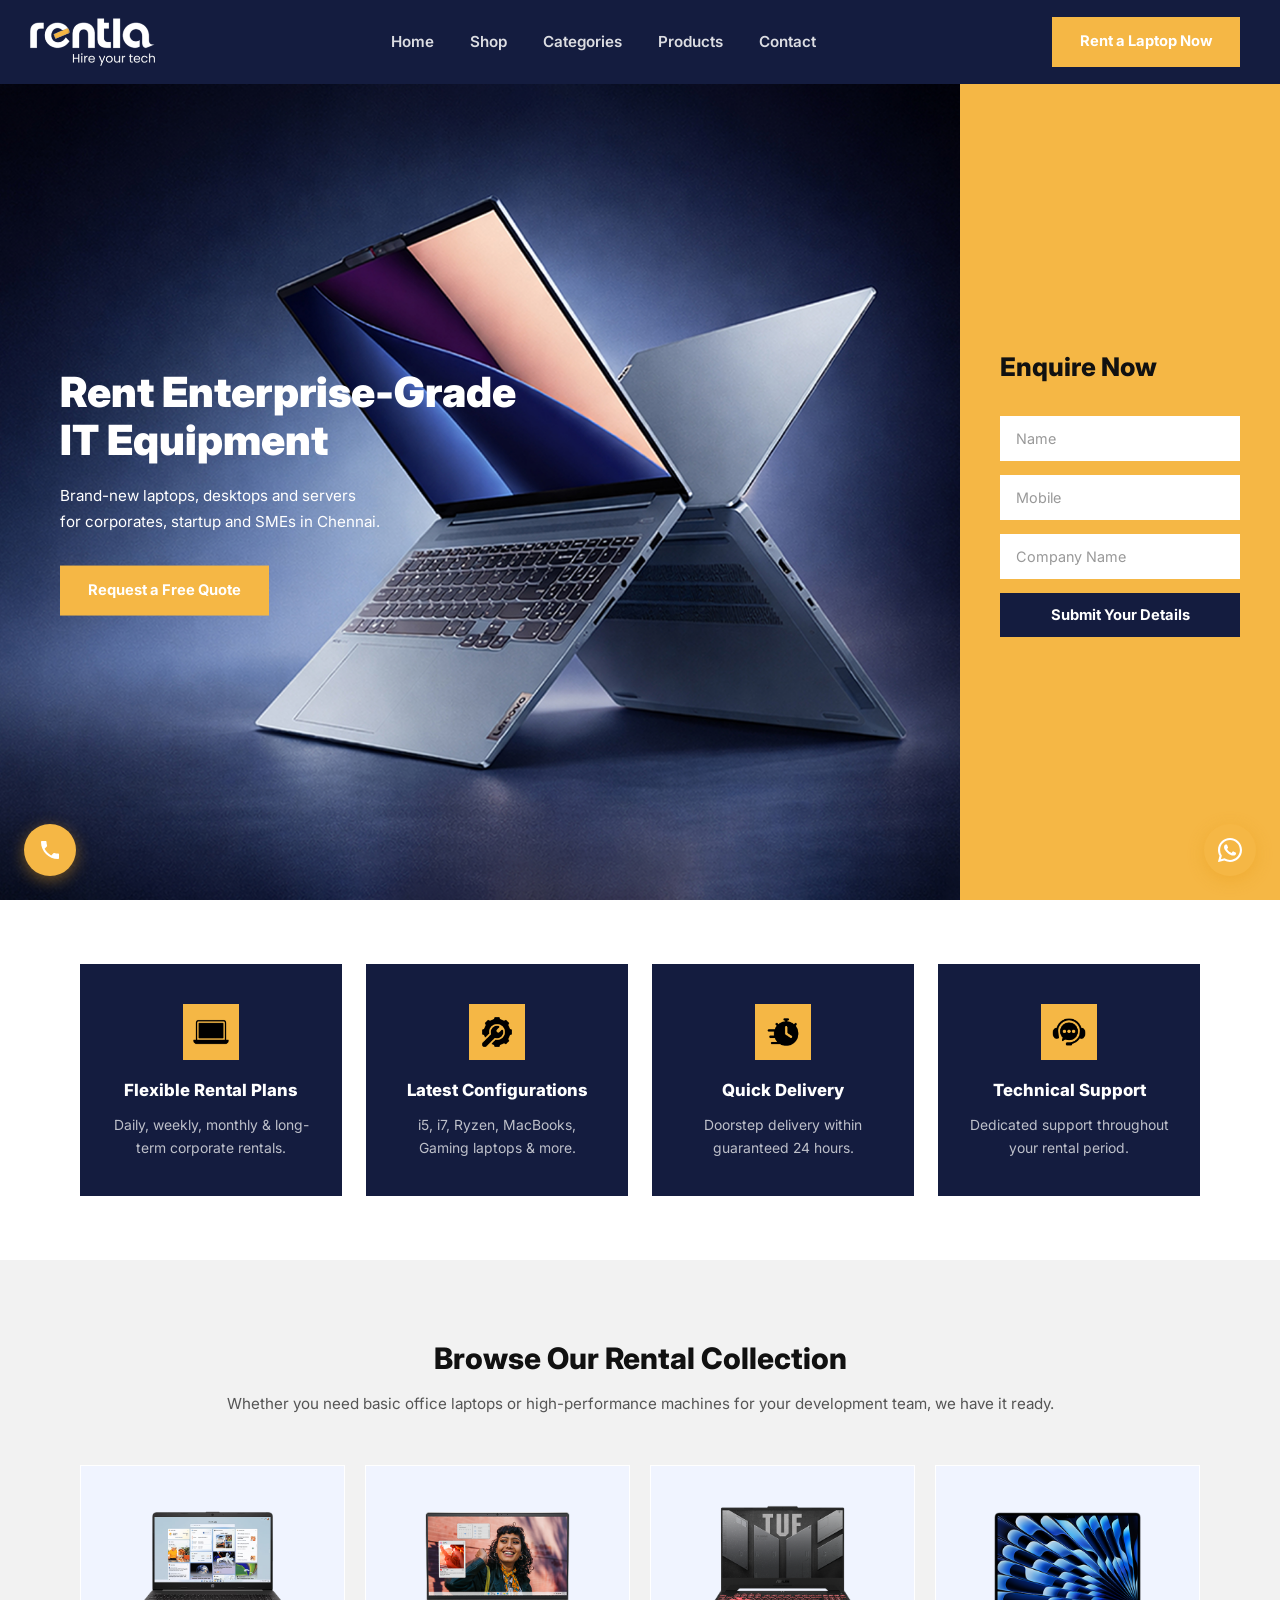
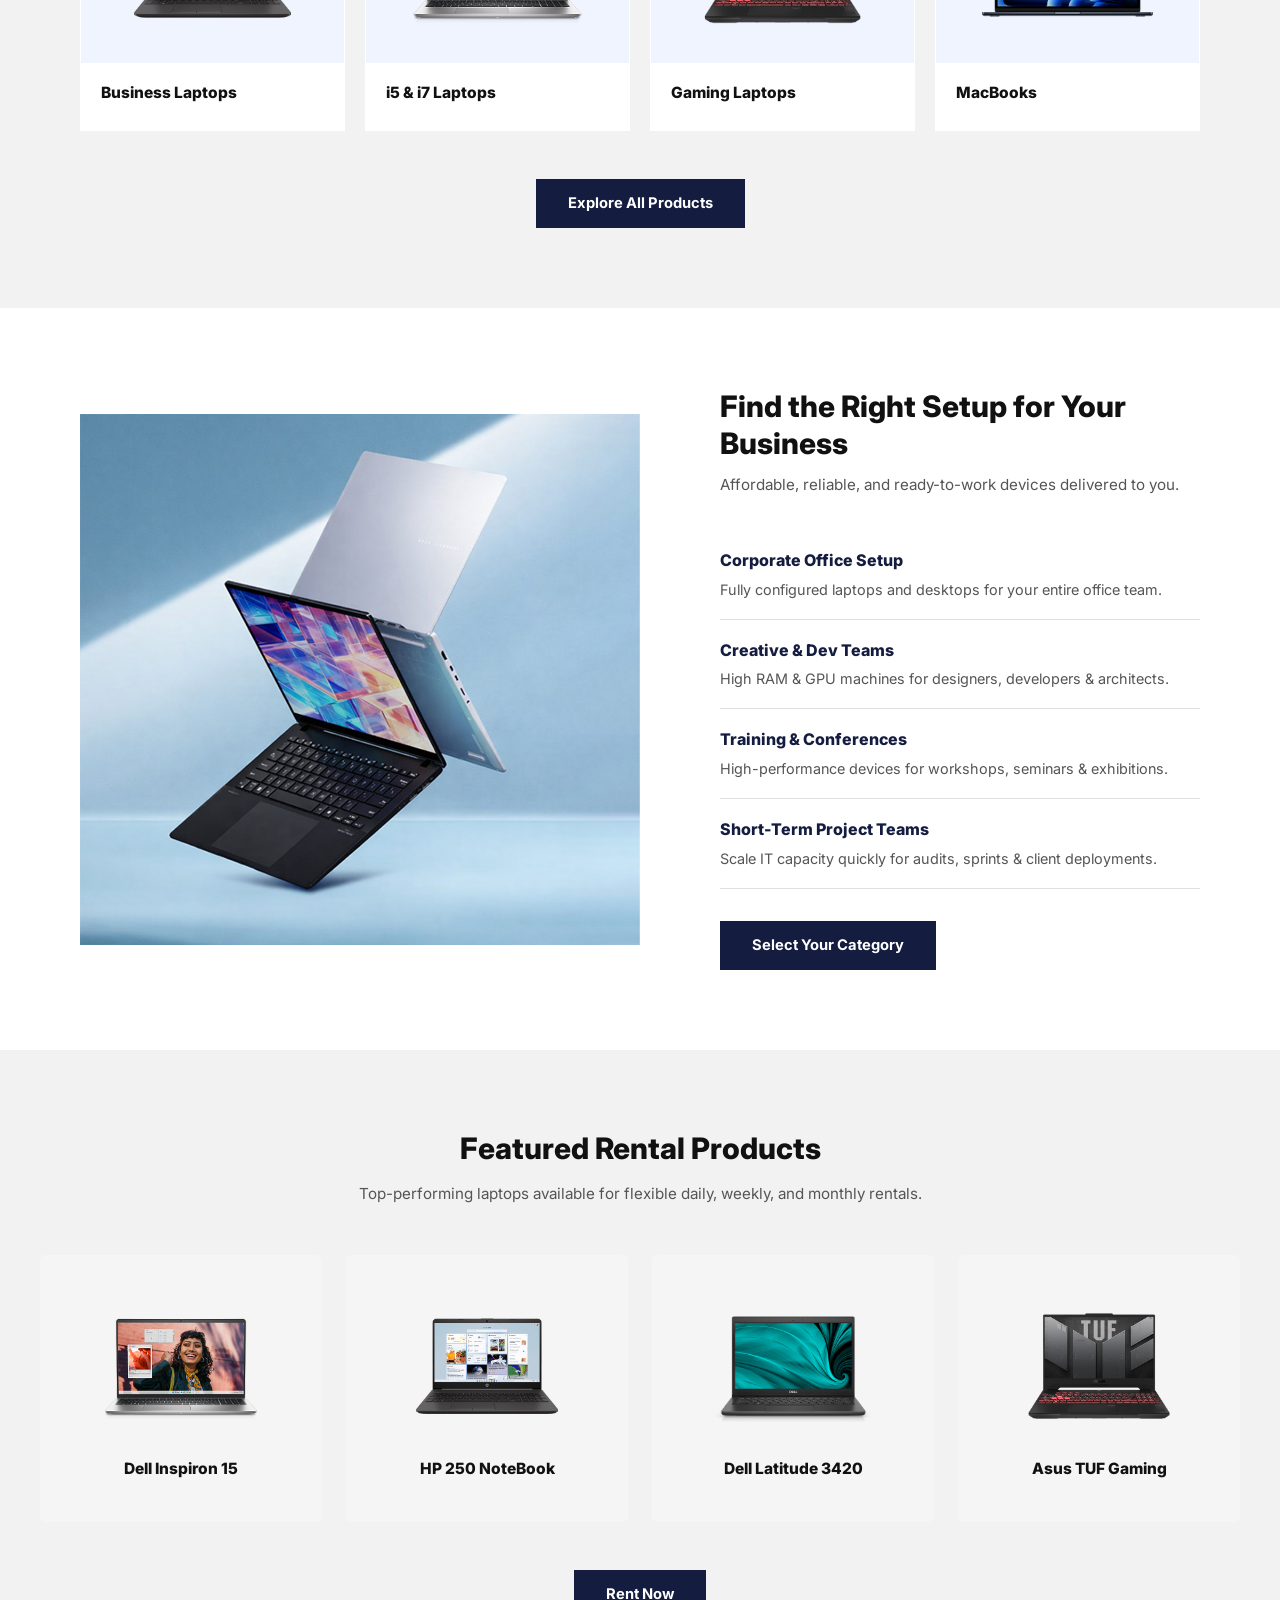
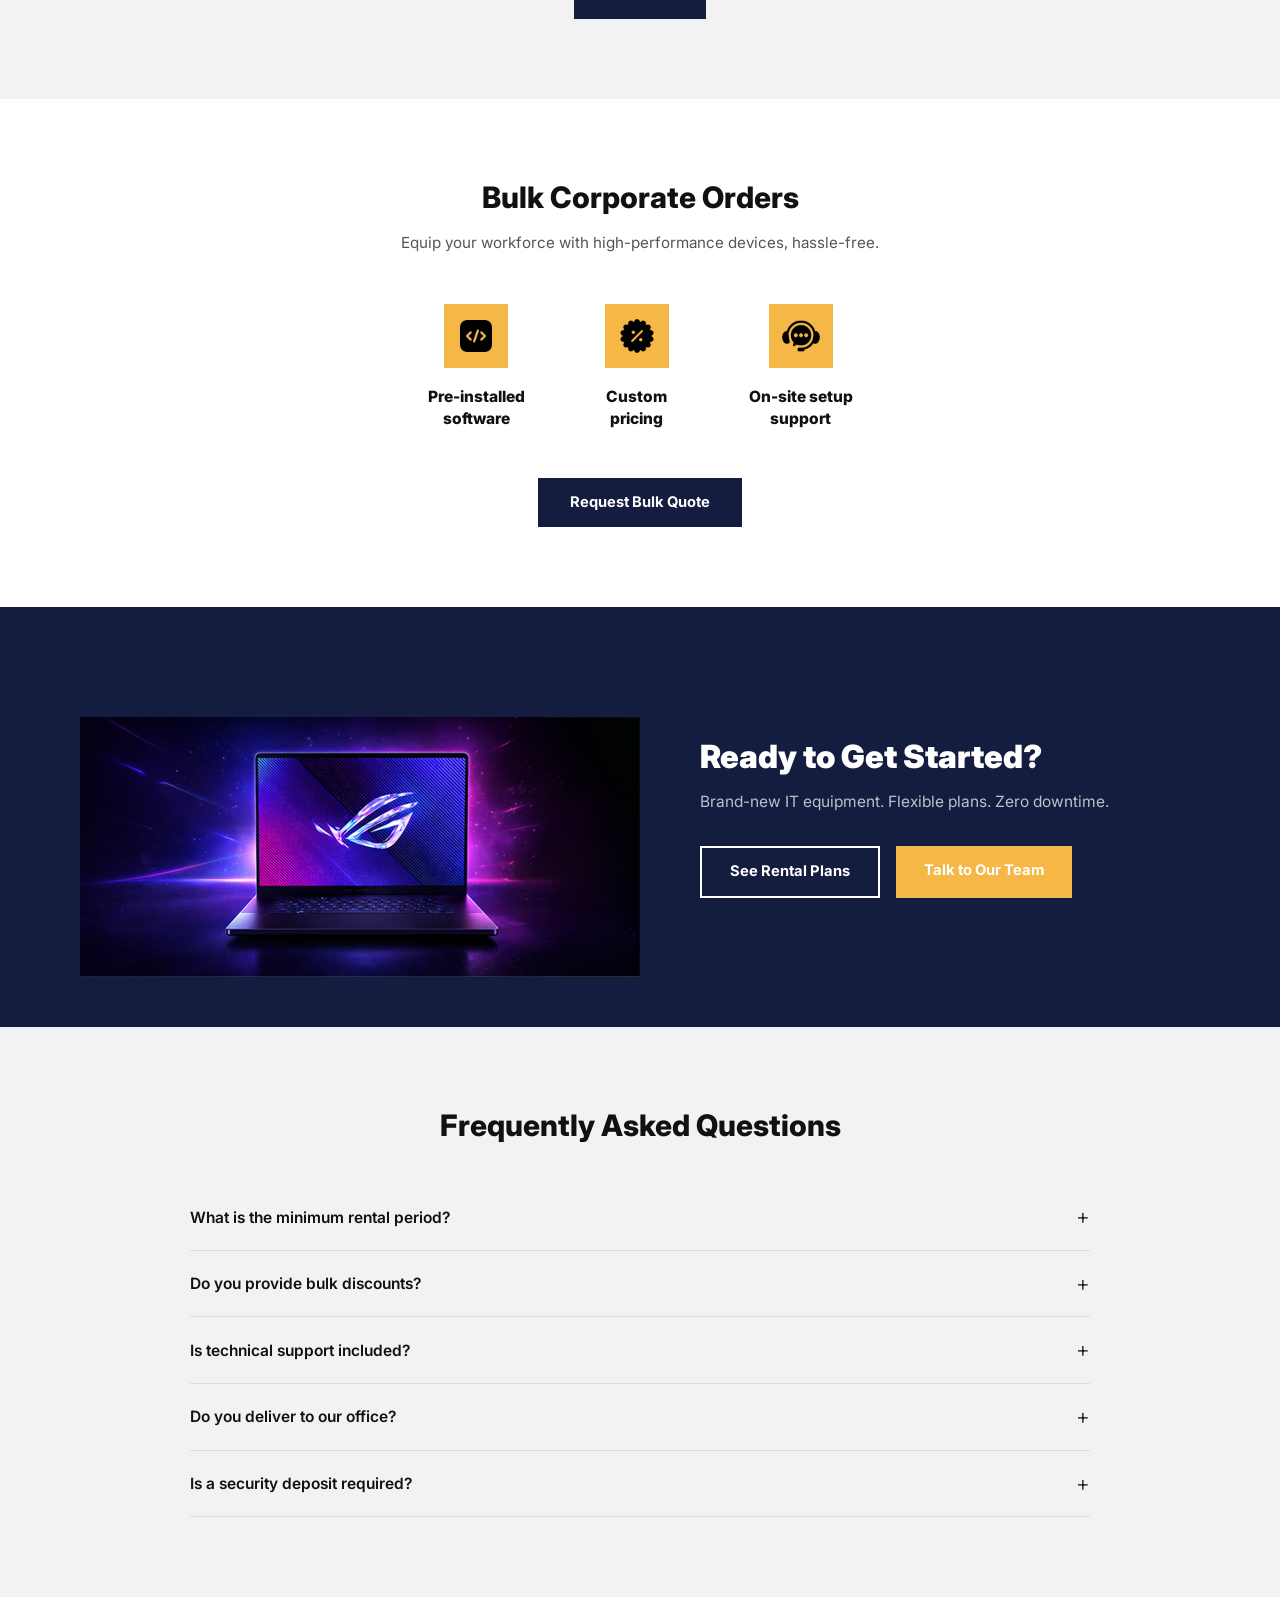
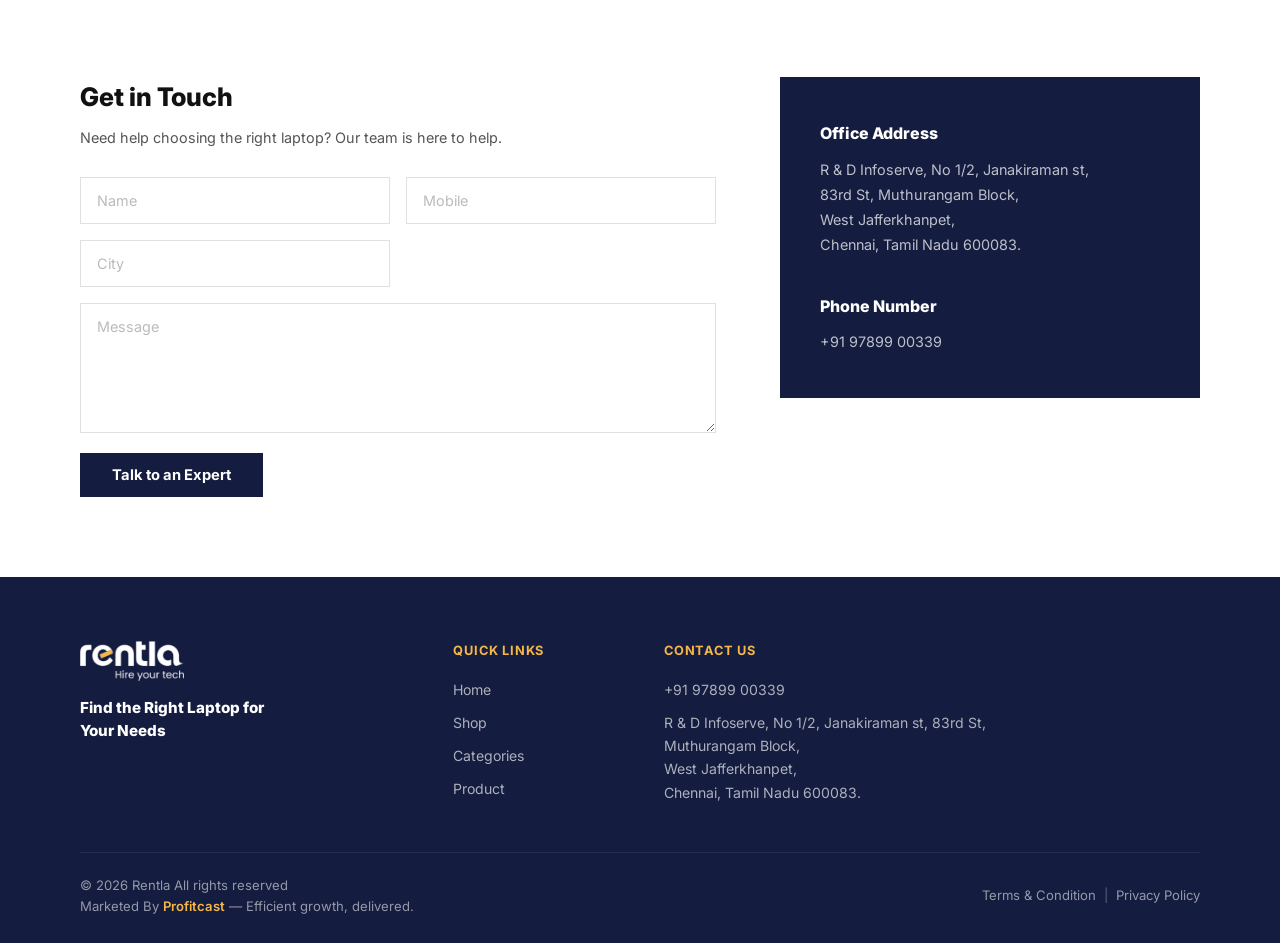
<file: index.html>
<!DOCTYPE html>
<html lang="en">
<head>
  <meta charset="UTF-8" />
  <meta name="viewport" content="width=device-width, initial-scale=1.0" />
  <title>Rentla — Hire Your Tech</title>
  <link rel="icon" type="image/jpeg" href="assets/Favicon.jpeg" />
  <link rel="stylesheet" href="rentla_style.css" />
  <link rel="preconnect" href="https://fonts.googleapis.com" />
  <link rel="preconnect" href="https://fonts.gstatic.com" crossorigin />
  <link href="https://fonts.googleapis.com/css2?family=Inter:wght@400;500;600;700;800;900&display=swap" rel="stylesheet" />
  
  <!-- Google Tag Manager -->
  <script>(function(w,d,s,l,i){w[l]=w[l]||[];w[l].push({'gtm.start':
  new Date().getTime(),event:'gtm.js'});var f=d.getElementsByTagName(s)[0],
  j=d.createElement(s),dl=l!='dataLayer'?'&l='+l:'';j.async=true;j.src=
  'https://www.googletagmanager.com/gtm.js?id='+i+dl;f.parentNode.insertBefore(j,f);
  })(window,document,'script','dataLayer','GTM-WMFLW93');</script>
  <!-- End Google Tag Manager -->
</head>
<body>
  <!-- Google Tag Manager (noscript) -->
  <noscript><iframe src="https://www.googletagmanager.com/ns.html?id=GTM-WMFLW93"
  height="0" width="0" style="display:none;visibility:hidden"></iframe></noscript>
  <!-- End Google Tag Manager (noscript) -->

  <!-- ════════════════════════════════
       NAVBAR
  ════════════════════════════════ -->
  <header class="navbar" id="navbar">
    <div class="nav-inner">
      <a href="#home" class="nav-logo">
        <img src="assets/Logo.png" alt="Rentla" class="logo-img" onerror="this.style.display='none'" />
      
      </a>
      <nav class="nav-links">
        <a href="#home">Home</a>
        <a href="#shop">Shop</a>
        <a href="#categories">Categories</a>
        <a href="#products">Products</a>
        <a href="#contact">Contact</a>
      </nav>
      <a href="#contact" class="btn-yellow">Rent a Laptop Now</a>
      <button class="hamburger" id="hamburger"><span></span><span></span><span></span></button>
    </div>
    <div class="mobile-menu" id="mobileMenu">
      <a href="#home">Home</a>
      <a href="#shop">Shop</a>
      <a href="#categories">Categories</a>
      <a href="#products">Products</a>
      <a href="#contact">Contact</a>
    </div>
  </header>

  <!-- ════════════════════════════════
       SECTION 1 — HERO
  ════════════════════════════════ -->
  <section class="hero" id="home">
    <!-- Banner area with content -->
    <div class="hero-banner">
      <img src="assets/Section 1/Hero Banner.jpeg" alt="Banner" class="hero-banner-img hero-banner-desktop" />
      <img src="assets/Section 1/Mobile Banner.jpg.jpeg" alt="Banner" class="hero-banner-img hero-banner-mobile" />
      <div class="hero-text-block">
        <h1 class="hero-heading">Rent Enterprise-Grade IT Equipment</h1>
        <p class="hero-sub">Brand-new laptops, desktops and servers<br> for corporates, startup and SMEs in Chennai.</p>
        <a href="#contact" class="btn-yellow">Request a Free Quote</a>
      </div>
    </div>
    <!-- Form section -->
    <div class="hero-right">
      <div class="hero-form-section">
        <h2 class="form-title">Enquire Now</h2>
        <div class="enquire-form">
          <input type="text" placeholder="Name" class="ef-input" />
          <input type="tel" placeholder="Mobile" class="ef-input" />
          <input type="text" placeholder="Company Name" class="ef-input" />
          <button class="btn-navy btn-full hero-submit">Submit Your Details</button>
        </div>
      </div>
    </div>
  </section>

  <!-- ════════════════════════════════
       SECTION 2 — FEATURES (4 cards)
  ════════════════════════════════ -->
  <section class="features-section">
    <div class="features-inner">
      <div class="feature-card">
        <div class="feat-icon">
          <img src="assets/Section 2/Icon 1.png" alt="Flexible Rental Plans" />
        </div>
        <h3>Flexible Rental Plans</h3>
        <p>Daily, weekly, monthly &amp; long-term corporate rentals.</p>
      </div>
      <div class="feature-card">
        <div class="feat-icon">
          <img src="assets/Section 2/Icon 2.png" alt="Latest Configurations" />
        </div>
        <h3>Latest Configurations</h3>
        <p>i5, i7, Ryzen, MacBooks, Gaming laptops &amp; more.</p>
      </div>
      <div class="feature-card">
        <div class="feat-icon">
          <img src="assets/Section 2/Icon 3.png" alt="Quick Delivery" />
        </div>
        <h3>Quick Delivery</h3>
        <p>Doorstep delivery within guaranteed 24 hours.</p>
      </div>
      <div class="feature-card">
        <div class="feat-icon">
          <img src="assets/Section 2/Icon 4.png" alt="Technical Support" />
        </div>
        <h3>Technical Support</h3>
        <p>Dedicated support throughout your rental period.</p>
      </div>
    </div>
  </section>

  <!-- ════════════════════════════════
       SECTION 3 — BROWSE COLLECTION
  ════════════════════════════════ -->
  <section class="browse-section" id="shop">
    <div class="browse-inner">
      <h2 class="section-heading center">Browse Our Rental Collection</h2>
      <p class="section-sub center">Whether you need basic office laptops or high-performance machines for your development team, we have it ready.</p>
      <div class="browse-grid">
        <div class="browse-card">
            <div class="browse-img-wrap">
            <img src="assets/Section 3/Business Laptops.png" alt="Business Laptops" onerror="this.style.display='none'" />
          </div>
          <p class="browse-label">Business Laptops</p>
        </div>
        <div class="browse-card">
            <div class="browse-img-wrap">
            <img src="assets/Section 3/Student Budget Laptops.png" alt="Desktops & Workstations" onerror="this.style.display='none'" />
          </div>
          <p class="browse-label">i5 &amp; i7 Laptops</p>
        </div>
        <div class="browse-card">
            <div class="browse-img-wrap">
            <img src="assets/Section 3/Gaming Laptops.png" alt="Servers & Projectors" onerror="this.style.display='none'" />
          </div>
          <p class="browse-label">Gaming Laptops</p>
        </div>
        <div class="browse-card">
            <div class="browse-img-wrap">
            <img src="assets/Section 3/Macbook.png" alt="MacBooks" onerror="this.style.display='none'" />
          </div>
          <p class="browse-label">MacBooks</p>
        </div>
      </div>
      <div class="section-cta-wrap">
        <a href="#shop" class="btn-navy">Explore All Products</a>
      </div>
    </div>
  </section>

  <!-- ════════════════════════════════
       SECTION 4 — FIND RIGHT LAPTOP
  ════════════════════════════════ -->
  <section class="find-section" id="categories">
    <div class="find-inner">
      <div class="find-image">
        <img src="assets/Section 4/Image.png" alt="Laptops" onerror="this.style.display='none'" />
        
      </div>
      <div class="find-content">
        <h2 class="section-heading">Find the Right Setup for Your Business</h2>
        <p class="section-sub">Affordable, reliable, and ready-to-work devices delivered to you.</p>
        <div class="find-list">
          <div class="find-item">
            <h4>Corporate Office Setup</h4>
            <p>Fully configured laptops and desktops for your entire office team.</p>
          </div>
          <div class="find-divider"></div>
          <div class="find-item">
            <h4>Creative &amp; Dev Teams</h4>
            <p>High RAM &amp; GPU machines for designers, developers &amp; architects.</p>
          </div>
          <div class="find-divider"></div>
          <div class="find-item">
            <h4>Training &amp; Conferences</h4>
            <p>High-performance devices for workshops, seminars &amp; exhibitions.</p>
          </div>
          <div class="find-divider"></div>
          <div class="find-item">
            <h4>Short-Term Project Teams</h4>
            <p>Scale IT capacity quickly for audits, sprints &amp; client deployments.</p>
          </div>
          <div class="find-divider"></div>
        </div>
        <a href="#contact" class="btn-navy" style="margin-top:32px;display:inline-block;">Select Your Category</a>
      </div>
    </div>
  </section>

  <!-- ════════════════════════════════
       SECTION 5 — FEATURED PRODUCTS
  ════════════════════════════════ -->
  <section class="products-section" id="products">
    <div class="products-inner">
      <h2 class="section-heading center">Featured Rental Products</h2>
      <p class="section-sub center">Top-performing laptops available for flexible daily, weekly, and monthly rentals.</p>
      <div class="products-grid">
            <div class="product-card">
              <div class="product-img-wrap">
            <img src="assets/Section 5/Lap 1.png" alt="Dell Inspiron 15" onerror="this.style.display='none'" />
              </div>
              <p class="product-label">Dell Inspiron 15</p>
            </div>
            <div class="product-card">
              <div class="product-img-wrap">
            <img src="assets/Section 5/Lap 2.png" alt="HP 250 NoteBook" onerror="this.style.display='none'" />
              </div>
              <p class="product-label">HP 250 NoteBook</p>
            </div>
            <div class="product-card">
              <div class="product-img-wrap">
            <img src="assets/Section 5/Lap 3.png" alt="Dell Latitude 3420" onerror="this.style.display='none'" />
              </div>
              <p class="product-label">Dell Latitude 3420</p>
            </div>
            <div class="product-card">
              <div class="product-img-wrap">
            <img src="assets/Section 5/Lap 4.png" alt="Asus TUF Gaming" onerror="this.style.display='none'" />
          </div>
          <p class="product-label">Asus TUF Gaming</p>
        </div>
      </div>
      <div class="section-cta-wrap">
        <a href="#contact" class="btn-navy">Rent Now</a>
      </div>
    </div>
  </section>

  <!-- ════════════════════════════════
       SECTION 6 — BULK CORPORATE
  ════════════════════════════════ -->
  <section class="bulk-section">
    <div class="bulk-inner">
      <h2 class="section-heading center">Bulk Corporate Orders</h2>
      <p class="section-sub center">Equip your workforce with high-performance devices, hassle-free.</p>
      <div class="bulk-grid">
        <div class="bulk-item">
          <div class="bulk-icon">
            <img src="assets/Section 6/Icon-1.png" alt="Pre-installed software" />
          </div>
          <p class="bulk-label">Pre-installed<br />software</p>
        </div>
        <div class="bulk-item">
          <div class="bulk-icon">
            <img src="assets/Section 6/Icon-2.png" alt="Custom pricing" />
          </div>
          <p class="bulk-label">Custom<br />pricing</p>
        </div>
        <div class="bulk-item">
          <div class="bulk-icon">
            <img src="assets/Section 6/Icon-3.png" alt="On-site setup support" />
          </div>
          <p class="bulk-label">On-site setup<br />support</p>
        </div>
      </div>
      <div class="section-cta-wrap">
        <a href="#contact" class="btn-navy">Request Bulk Quote</a>
      </div>
    </div>
  </section>

  <!-- ════════════════════════════════
       SECTION 7 — CTA BANNER
  ════════════════════════════════ -->
  <section class="cta-banner">
    <div class="cta-inner">
      <div class="cta-image">
        <img src="assets/Section 7/Image.jpg" alt="Gaming Laptop" onerror="this.style.display='none'" />
      </div>
      <div class="cta-content">
        <h2 class="cta-heading">Ready to Get Started?</h2>
        <p class="cta-sub">Brand-new IT equipment. Flexible plans. Zero downtime.</p>
        <div class="cta-btns">
          <a href="#contact" class="btn-outline-white">See Rental Plans</a>
          <a href="#contact" class="btn-yellow">Talk to Our Team</a>
        </div>
      </div>
    </div>
  </section>

  <!-- ════════════════════════════════
       SECTION 8 — FAQ
  ════════════════════════════════ -->
  <section class="faq-section" id="faq">
    <div class="faq-inner">
      <h2 class="section-heading center">Frequently Asked Questions</h2>
      <div class="faq-list">
        <div class="faq-item">
          <button class="faq-q" aria-expanded="false">
            <span>What is the minimum rental period?</span>
            <span class="faq-icon">+</span>
          </button>
          <div class="faq-ans">
            <p>Our minimum rental period is one day. We offer daily, weekly, monthly, and long-term plans built for corporate deployments — from temporary project requirements to full office infrastructure rollouts.</p>
          </div>
        </div>
        <div class="faq-item">
          <button class="faq-q" aria-expanded="false">
            <span>Do you provide bulk discounts?</span>
            <span class="faq-icon">+</span>
          </button>
          <div class="faq-ans">
            <p>Yes. We offer custom pricing for bulk corporate orders. Whether you need 5 devices or 500, our team prepares a tailored quote with dedicated account management and priority service support.</p>
          </div>
        </div>
        <div class="faq-item">
          <button class="faq-q" aria-expanded="false">
            <span>Is technical support included?</span>
            <span class="faq-icon">+</span>
          </button>
          <div class="faq-ans">
            <p>Yes. All rentals include free technical support for the full duration. Our team resolves most business-critical issues within 2–3 hours so your operations face zero unnecessary downtime.</p>
          </div>
        </div>
        <div class="faq-item">
          <button class="faq-q" aria-expanded="false">
            <span>Do you deliver to our office?</span>
            <span class="faq-icon">+</span>
          </button>
          <div class="faq-ans">
            <p>Yes. We guarantee office delivery within 24 hours across Chennai, including OMR, Guindy, and Tambaram — within a 25 km radius. On-site setup support is available for large corporate orders.</p>
          </div>
        </div>
        <div class="faq-item">
          <button class="faq-q" aria-expanded="false">
            <span>Is a security deposit required?</span>
            <span class="faq-icon">+</span>
          </button>
          <div class="faq-ans">
            <p>A refundable security deposit applies to all rentals. The amount depends on equipment type and rental duration, and is fully refunded at the close of your rental agreement.</p>
          </div>
        </div>
      </div>
    </div>
  </section>

  <!-- ════════════════════════════════
       SECTION 9 — CONTACT
  ════════════════════════════════ -->
  <section class="contact-section" id="contact">
    <div class="contact-inner">
      <!-- Left: form -->
      <div class="contact-form-side">
        <h2 class="contact-heading">Get in Touch</h2>
        <p class="contact-sub">Need help choosing the right laptop? Our team is here to help.</p>
        <div class="contact-form-grid">
          <input type="text" placeholder="Name" class="ct-input" />
          <input type="tel" placeholder="Mobile" class="ct-input" />
          <input type="text" placeholder="City" class="ct-input" />
          <textarea placeholder="Message" class="ct-input ct-textarea" rows="5"></textarea>
        </div>
        <button class="btn-navy contact-submit">Talk to an Expert</button>
      </div>
      <!-- Right: info card -->
      <div class="contact-info-card">
        <div class="info-block">
          <h4>Office Address</h4>
          <p>R &amp; D Infoserve, No 1/2, Janakiraman st,<br />83rd St, Muthurangam Block,<br />West Jafferkhanpet,<br />Chennai, Tamil Nadu 600083.</p>
        </div>
        <div class="info-block">
          <h4>Phone Number</h4>
          <p>+91 97899 00339</p>
        </div>
      </div>
    </div>
  </section>

  <!-- ════════════════════════════════
       FOOTER
  ════════════════════════════════ -->
  <footer class="footer">
    <div class="footer-inner">
      <div class="footer-brand">
        <img src="assets/Logo.png" alt="Rentla" class="footer-logo" onerror="this.style.display='none'" />
       
        <p class="footer-tagline">Find the Right Laptop for<br />Your Needs</p>
      </div>
      <div class="footer-col">
        <h4 class="footer-heading">Quick Links</h4>
        <a href="#home">Home</a>
        <a href="#shop">Shop</a>
        <a href="#categories">Categories</a>
        <a href="#products">Product</a>
      </div>
      <div class="footer-col">
        <h4 class="footer-heading">Contact Us</h4>
        <p>+91 97899 00339</p>
        <p>R &amp; D Infoserve, No 1/2, Janakiraman st, 83rd St, Muthurangam Block,<br />West Jafferkhanpet,<br />Chennai, Tamil Nadu 600083.</p>
      </div>
     
    </div>
    <div class="footer-bottom">
      <div>
        <p>© 2026 Rentla All rights reserved</p>
        <p>Marketed By <a href="https://www.profitcast.com" class="pc-link" target="_blank">Profitcast</a> — Efficient growth, delivered.</p>
      </div>
      <div class="footer-legal">
        <a href="#">Terms &amp; Condition</a>
        <span>|</span>
        <a href="#">Privacy Policy</a>
      </div>
    </div>
  </footer>

  <!-- FLOATING BUTTONS -->
  <a href="tel:+919789900339" class="float-wa float-left" aria-label="Call">
    <svg width="24" height="24" viewBox="0 0 24 24" fill="white"><path d="M6.62 10.79c1.44 2.83 3.76 5.14 6.59 6.59l2.2-2.2c.27-.27.67-.36 1.02-.24 1.12.37 2.33.57 3.57.57.55 0 1 .45 1 1V20c0 .55-.45 1-1 1-9.39 0-17-7.61-17-17 0-.55.45-1 1-1h3.5c.55 0 1 .45 1 1 0 1.25.2 2.45.57 3.57.11.35.03.74-.25 1.02l-2.2 2.2z"/></svg>
  </a>
  <a href="https://wa.me/919789900339" class="float-wa float-right" target="_blank" aria-label="WhatsApp">
    <svg width="24" height="24" viewBox="0 0 24 24" fill="white"><path d="M17.472 14.382c-.297-.149-1.758-.867-2.03-.967-.273-.099-.471-.148-.67.15-.197.297-.767.966-.94 1.164-.173.199-.347.223-.644.075-.297-.15-1.255-.463-2.39-1.475-.883-.788-1.48-1.761-1.653-2.059-.173-.297-.018-.458.13-.606.134-.133.298-.347.446-.52.149-.174.198-.298.298-.497.099-.198.05-.371-.025-.52-.075-.149-.669-1.612-.916-2.207-.242-.579-.487-.5-.669-.51-.173-.008-.371-.01-.57-.01-.198 0-.52.074-.792.372-.272.297-1.04 1.016-1.04 2.479 0 1.462 1.065 2.875 1.213 3.074.149.198 2.096 3.2 5.077 4.487.709.306 1.262.489 1.694.625.712.227 1.36.195 1.871.118.571-.085 1.758-.719 2.006-1.413.248-.694.248-1.289.173-1.413-.074-.124-.272-.198-.57-.347z"/><path d="M12 0C5.373 0 0 5.373 0 12c0 2.122.558 4.118 1.535 5.846L.057 23.429a.5.5 0 0 0 .514.571l5.701-1.496A11.94 11.94 0 0 0 12 24c6.627 0 12-5.373 12-12S18.627 0 12 0zm0 21.9a9.88 9.88 0 0 1-5.031-1.374l-.36-.214-3.733.979.996-3.648-.235-.374A9.865 9.865 0 0 1 2.1 12C2.1 6.534 6.534 2.1 12 2.1S21.9 6.534 21.9 12 17.466 21.9 12 21.9z"/></svg>
  </a>

  <script src="rentla_script.js"></script>
  <script>window.$zoho=window.$zoho || {};$zoho.salesiq=$zoho.salesiq||{ready:function(){}}</script><script id="zsiqscript" src="https://salesiq.zohopublic.in/widget?wc=siq452d824dff8b361546d7affd95828c3ce24833e0c19e27c3ea6c1179c3ddd22b" defer></script>

  <script>
    // Initialize dataLayer for GTM (already initialized by GTM script above)
    window.dataLayer = window.dataLayer || [];
    
    $zoho.salesiq.ready = function () {
    
      /* Track when chat ends - Conversion Event */
    
      $zoho.salesiq.chat.end(function () {
    
          // Track Zoho chat end as conversion
          dataLayer.push({
              event: "zoho_chat_end",
              chat_status: "completed",
              event_category: "conversion",
              event_label: "zoho_chat_completed",
              conversion_type: "chat_contact"
          });
          
          // Track Google Ads conversion for Chat End
          dataLayer.push({
              event: "conversion",
              send_to: "AW-CONVERSION_ID/CHAT_CONVERSION_LABEL", // Replace with your Chat conversion label
              value: 1.0,
              currency: "INR",
              conversion_type: "zoho_chat_end"
          });
    
      });
    
    };
    
    </script>
</body>
</html>
</file>
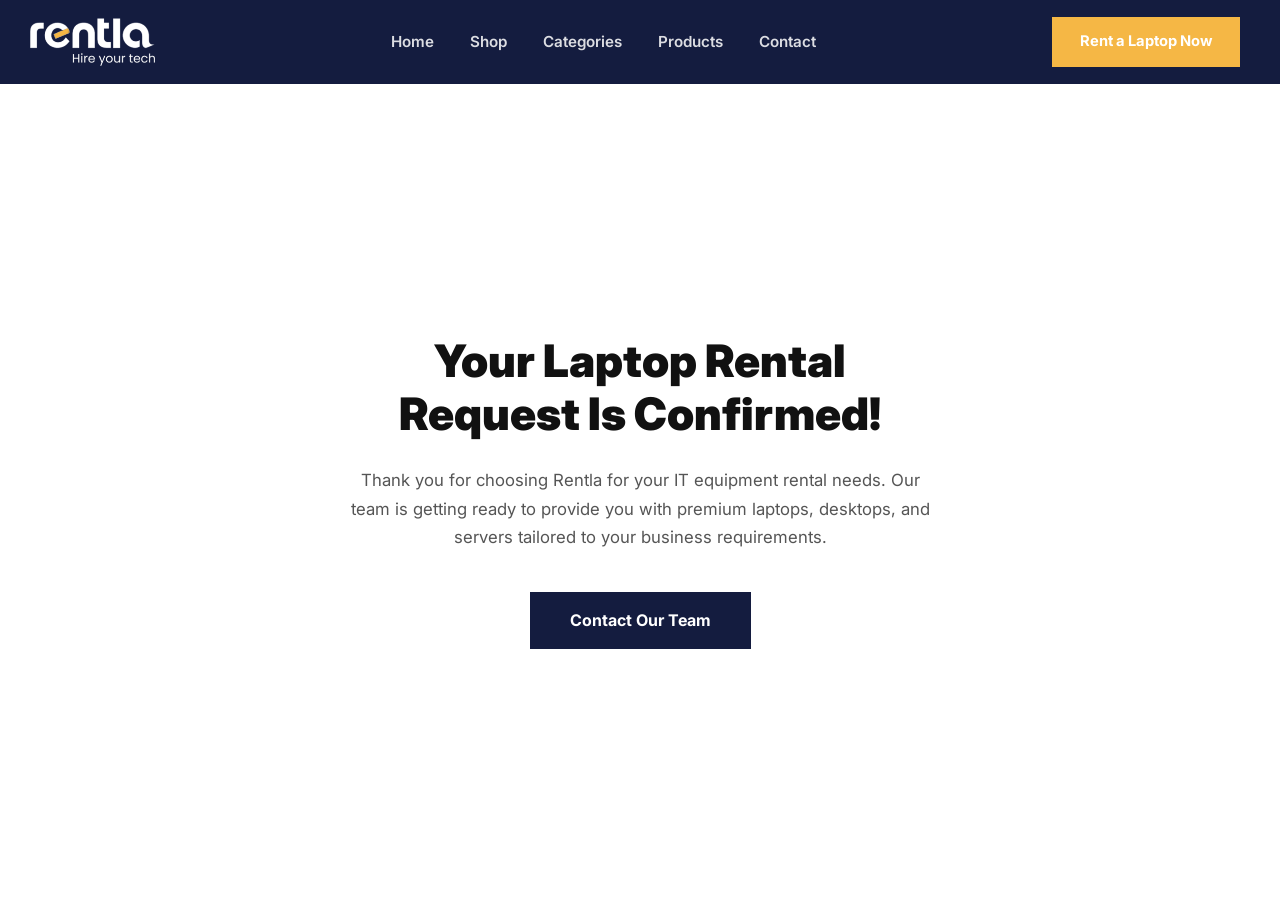
<file: thankyou.html>
<!DOCTYPE html>
<html lang="en">
<head>
  <meta charset="UTF-8" />
  <meta name="viewport" content="width=device-width, initial-scale=1.0" />
  <title>Thank You — Rentla</title>
  <link rel="stylesheet" href="rentla_style.css" />
  <link rel="preconnect" href="https://fonts.googleapis.com" />
  <link rel="preconnect" href="https://fonts.gstatic.com" crossorigin />
  <link href="https://fonts.googleapis.com/css2?family=Inter:wght@400;500;600;700;800;900&display=swap" rel="stylesheet" />
  
  <!-- Google Tag Manager -->
  <script>(function(w,d,s,l,i){w[l]=w[l]||[];w[l].push({'gtm.start':
  new Date().getTime(),event:'gtm.js'});var f=d.getElementsByTagName(s)[0],
  j=d.createElement(s),dl=l!='dataLayer'?'&l='+l:'';j.async=true;j.src=
  'https://www.googletagmanager.com/gtm.js?id='+i+dl;f.parentNode.insertBefore(j,f);
  })(window,document,'script','dataLayer','GTM-WMFLW93');</script>
  <!-- End Google Tag Manager -->
</head>
<body>
  <!-- Google Tag Manager (noscript) -->
  <noscript><iframe src="https://www.googletagmanager.com/ns.html?id=GTM-WMFLW93"
  height="0" width="0" style="display:none;visibility:hidden"></iframe></noscript>
  <!-- End Google Tag Manager (noscript) -->

  <!-- ════════════════════════════════
       NAVBAR
  ═════════════════════════════════ -->
  <header class="navbar" id="navbar">
    <div class="nav-inner">
      <a href="rentla_index.html" class="nav-logo">
        <img src="assets/Logo.png" alt="Rentla" class="logo-img" onerror="this.style.display='none'" />
      </a>
      <nav class="nav-links">
        <a href="rentla_index.html#home">Home</a>
        <a href="rentla_index.html#shop">Shop</a>
        <a href="rentla_index.html#categories">Categories</a>
        <a href="rentla_index.html#products">Products</a>
        <a href="rentla_index.html#contact">Contact</a>
      </nav>
      <a href="rentla_index.html#contact" class="btn-yellow">Rent a Laptop Now</a>
      <button class="hamburger" id="hamburger"><span></span><span></span><span></span></button>
    </div>
    <div class="mobile-menu" id="mobileMenu">
      <a href="rentla_index.html#home">Home</a>
      <a href="rentla_index.html#shop">Shop</a>
      <a href="rentla_index.html#categories">Categories</a>
      <a href="rentla_index.html#products">Products</a>
      <a href="rentla_index.html#contact">Contact</a>
    </div>
  </header>

  <!-- ════════════════════════════════
       THANK YOU SECTION
  ═════════════════════════════════ -->
  <section class="thankyou-section">
    <div class="thankyou-inner">
      <div class="thankyou-content">
        <div class="thankyou-text">
          <h1 class="thankyou-heading">Your Laptop Rental Request Is Confirmed!</h1>
          <p class="thankyou-message">Thank you for choosing Rentla for your IT equipment rental needs. Our team is getting ready to provide you with premium laptops, desktops, and servers tailored to your business requirements.</p>
          <a href="rentla_index.html#contact" class="btn-navy thankyou-btn">Contact Our Team</a>
        </div>
      </div>
    </div>
  </section>

  <script src="rentla_script.js"></script>
  <script>window.$zoho=window.$zoho || {};$zoho.salesiq=$zoho.salesiq||{ready:function(){}}</script><script id="zsiqscript" src="https://salesiq.zohopublic.in/widget?wc=siq452d824dff8b361546d7affd95828c3ce24833e0c19e27c3ea6c1179c3ddd22b" defer></script>
  
  <script>
    // Initialize dataLayer if not already initialized
    window.dataLayer = window.dataLayer || [];
    
    // Track form submission conversion ONLY when user reaches thank you page
    // This ensures accurate conversion tracking - only successful form submissions count
    window.dataLayer.push({
      'event': 'form_submission_conversion',
      'conversion_type': 'form_submission_success',
      'page_type': 'thank_you',
      'event_category': 'conversion',
      'event_label': 'form_submission_completed'
    });
    
    // Track Google Ads conversion for Form Submission
    // This fires ONLY when user successfully submits form and sees thank you page
    window.dataLayer.push({
      'event': 'conversion',
      'send_to': 'AW-CONVERSION_ID/FORM_SUBMISSION_CONVERSION_LABEL', // Replace with your Form Submission conversion label
      'value': 1.0,
      'currency': 'INR',
      'conversion_type': 'form_submission'
    });
  </script>
</body>
</html>
</file>
<file: rentla_style.css>
/* ══════════════════════════════════════════
   RENTLA — rentla_style.css
   Palette: Navy #141C3F | Yellow #F5B745 | Primary #FFFFFF | Secondary #F2F2F2
   Typography: Inter
   Sharp edges: border-radius: 0 everywhere
══════════════════════════════════════════ */

/* ── VARIABLES ── */
:root {
  --navy:       #141C3F;
  --navy-mid:   #1a2552;
  --navy-light: #202e65;
  --yellow:     #F5B745;
  --yellow-dark:#d99d2a;
  --primary:    #FFFFFF;
  --secondary:  #F2F2F2;
  --white:      #FFFFFF;
  --gray-bg:    #F2F2F2;
  --gray-light: #f7f7f7;
  --text:       #111111;
  --text-muted: #555555;
  --border:     #e0e0e0;
  --font:       'Inter', sans-serif;
  --max-w:      1360px;
  --sp-lg:      80px;
  --sp-md:      60px;
  --radius:     0;   /* Sharp edges everywhere */
}

/* ── RESET ── */
*, *::before, *::after { box-sizing: border-box; margin: 0; padding: 0; }
html { scroll-behavior: smooth; }
body { font-family: var(--font); color: var(--text); background: var(--white); line-height: 1.6; overflow-x: hidden; }
img { max-width: 100%; height: auto; display: block; }
a { text-decoration: none; color: inherit; }

/* ── SHARED ── */
.section-heading {
  font-size: 1.85rem;
  font-weight: 800;
  color: var(--text);
  margin-bottom: 14px;
  line-height: 1.25;
}
.section-heading.center { text-align: center; }
.section-sub {
  font-size: 0.95rem;
  color: var(--text-muted);
  line-height: 1.7;
  margin-bottom: 48px;
}
.section-sub.center { text-align: center; }
.section-cta-wrap { text-align: center; margin-top: 48px; }

/* ── BUTTONS — ALL SHARP ── */
.btn-yellow {
  display: inline-block;
  background: var(--yellow);
  color: var(--white);
  font-family: var(--font);
  font-size: 0.92rem;
  font-weight: 700;
  padding: 13px 28px;
  border: none;
  border-radius: var(--radius);
  cursor: pointer;
  transition: background 0.2s;
  white-space: nowrap;
}
.btn-yellow:hover { background: var(--yellow-dark); }

.btn-navy {
  display: inline-block;
  background: var(--navy);
  color: var(--white);
  font-family: var(--font);
  font-size: 0.92rem;
  font-weight: 700;
  padding: 13px 32px;
  border: none;
  border-radius: var(--radius);
  cursor: pointer;
  transition: background 0.2s;
  white-space: nowrap;
}
.btn-navy:hover { background: var(--navy-light); }

.btn-outline-white {
  display: inline-block;
  background: transparent;
  color: var(--white);
  font-family: var(--font);
  font-size: 0.92rem;
  font-weight: 700;
  padding: 12px 28px;
  border: 2px solid var(--white);
  border-radius: var(--radius);
  cursor: pointer;
  transition: all 0.2s;
  white-space: nowrap;
}
.btn-outline-white:hover { background: rgba(255,255,255,0.1); }

.btn-full { width: 100%; text-align: center; }

/* ══════════════════════════════════════════
   NAVBAR
══════════════════════════════════════════ */
.navbar {
  position: sticky;
  top: 0;
  z-index: 1000;
  background: var(--navy);
}
.nav-inner {
  max-width: var(--max-w);
  margin: 0 auto;
  padding: 0 40px;
  height: 84px;
  display: flex;
  align-items: center;
  gap: 48px;
}
.nav-logo { display: flex; align-items: flex-start; flex-direction: column; flex-shrink: 0; margin-left: -10px; }
.logo-img { height: 48px; width: auto; }
.logo-fallback { display: flex; flex-direction: column; line-height: 1; }
.logo-name {
  font-size: 1.6rem;
  font-weight: 900;
  font-style: italic;
  letter-spacing: -0.5px;
}
.logo-tag {
  font-size: 0.72rem;
  font-weight: 400;
  color: rgba(255,255,255,0.65);
  margin-top: 1px;
  letter-spacing: 0.2px;
}
.nav-links {
  display: flex;
  align-items: center;
  gap: 36px;
  flex: 1;
  justify-content: center;
}
.nav-links a {
  font-size: 0.95rem;
  font-weight: 600;
  color: rgba(255,255,255,0.85);
  transition: color 0.2s;
}
.nav-links a:hover { color: var(--white); }
.hamburger {
  display: none;
  flex-direction: column;
  gap: 5px;
  background: none;
  border: none;
  cursor: pointer;
  padding: 4px;
  margin-left: auto;
}
.hamburger span { display: block; width: 24px; height: 2px; background: var(--white); transition: all 0.3s; }
.mobile-menu {
  display: none;
  flex-direction: column;
  padding: 16px 40px 20px;
  border-top: 1px solid rgba(255,255,255,0.1);
  gap: 12px;
  background: var(--navy);
}
.mobile-menu.open { display: flex; }
.mobile-menu a { font-size: 0.95rem; font-weight: 600; color: rgba(255,255,255,0.85); padding: 6px 0; }

/* ══════════════════════════════════════════
   SECTION 1 — HERO
══════════════════════════════════════════ */
.hero {
  display: grid;
  grid-template-columns: 3fr 1fr;
  min-height: calc(100vh - 84px);
  position: relative;
}

/* Banner area with content */
.hero-banner {
  padding: 0;
  display: grid;
  grid-template-rows: 1fr;
  position: relative;
  min-height: calc(100vh - 84px);
  overflow: hidden;
  width: 100%;
}
.hero-banner-img {
  width: 100%;
  height: 100%;
  min-height: calc(100vh - 84px);
  object-fit: cover;
  object-position:right center;
  display: block;
  grid-row: 1;
  grid-column: 1;
}
/* Desktop banner - show on desktop, hide on mobile */
.hero-banner-desktop {
  display: block;
}
/* Mobile banner - hide on desktop, show on mobile */
.hero-banner-mobile {
  display: none;
}
.hero-text-block {
  max-width: 500px;
  position: absolute;
  top: 50%;
  left: 60px;
  transform: translateY(-50%);
  z-index: 2;
  padding: 0;
  grid-row: 1;
  grid-column: 1;
}
.hero-heading {
  font-size: 2.6rem;
  font-weight: 900;
  color: var(--white);
  line-height: 1.15;
  margin-bottom: 18px;
}
.hero-sub {
  font-size: 0.95rem;
  color: var(--white);
  line-height: 1.7;
  margin-bottom: 32px;
}

/* Right: yellow/amber form panel */
.hero-right {
  display: flex;
  flex-direction: column;
  justify-content: center;
  position: relative;
  min-height: calc(100vh - 84px);
  height: 100%;
  z-index: 10;
  overflow: hidden;
}
.hero-form-section {
  background: var(--yellow);
  padding: 56px 40px;
  display: flex;
  flex-direction: column;
  justify-content: center;
  position: relative;
  height: 100%;
  min-height: calc(100vh - 84px);
}
.form-title {
  font-size: 1.6rem;
  font-weight: 800;
  color: var(--text);
  margin-bottom: 28px;
}
.enquire-form { display: flex; flex-direction: column; gap: 14px; }
.ef-input {
  width: 100%;
  background: var(--white);
  border: none;
  border-radius: var(--radius);
  padding: 14px 16px;
  font-family: var(--font);
  font-size: 0.9rem;
  color: var(--text);
  outline: none;
  transition: box-shadow 0.2s;
}
.ef-input::placeholder { color: #999; }
.ef-input:focus { box-shadow: 0 0 0 2px var(--navy); }

/* ══════════════════════════════════════════
   SECTION 2 — FEATURES
══════════════════════════════════════════ */
.features-section { background: var(--primary); padding: 64px 80px; }
.features-inner {
  max-width: var(--max-w);
  margin: 0 auto;
  display: grid;
  grid-template-columns: repeat(4, 1fr);
  gap: 24px;
}
.feature-card {
  background: var(--navy);
  padding: 40px 28px 36px;
  display: flex;
  flex-direction: column;
  align-items: center;
  gap: 20px;
  border-radius: var(--radius);
  transition: transform 0.2s;
}
.feature-card:hover { transform: translateY(-4px); }
.feat-icon {
  width: 56px;
  height: 56px;
  background: var(--yellow);
  border-radius: var(--radius);
  display: flex;
  align-items: center;
  justify-content: center;
  flex-shrink: 0;
}
.feat-icon img {
  width: 100%;
  height: 100%;
  object-fit: contain;
  display: block;
}
.feature-card h3 {
  font-size: 1.05rem;
  font-weight: 800;
  color: var(--white);
  line-height: 1.3;
  text-align: center;
  width: 100%;
}
.feature-card p {
  font-size: 0.87rem;
  color: rgba(255,255,255,0.72);
  line-height: 1.65;
  margin-top: -8px;
  text-align: center;
  width: 100%;
}

/* ══════════════════════════════════════════
   SECTION 3 — BROWSE COLLECTION
══════════════════════════════════════════ */
.browse-section { background: var(--secondary); padding: var(--sp-lg) 80px; }
.browse-inner { max-width: var(--max-w); margin: 0 auto; }
.browse-grid {
  display: grid;
  grid-template-columns: repeat(4, 1fr);
  gap: 20px;
}
.browse-card {
  background: var(--white);
  border-radius: var(--radius);
  overflow: hidden;
  padding: 0 0 24px;
  border: 1.5px solid transparent;
  transition: border-color 0.2s, box-shadow 0.2s;
  cursor: pointer;
}
.browse-card:hover { border-color: var(--navy); box-shadow: 0 4px 16px rgba(0,0,0,0.08); }
.browse-card.active { border-color: var(--navy); }
.browse-img-wrap {
  position: relative;
  width: 100%;
  aspect-ratio: 4/3;
  background: #f0f4ff;
  display: flex;
  align-items: center;
  justify-content: center;
  overflow: hidden;
}
.browse-img-wrap img { width: 100%; max-width: 100%; height: auto; object-fit: contain; padding: 20px; }
.browse-label {
  font-size: 0.97rem;
  font-weight: 800;
  color: var(--text);
  padding: 18px 20px 0;
}
.browse-label.navy { color: var(--navy); }

/* ══════════════════════════════════════════
   SECTION 4 — FIND RIGHT LAPTOP
══════════════════════════════════════════ */
.find-section { background: var(--primary); padding: var(--sp-lg) 80px; }
.find-inner {
  max-width: var(--max-w);
  margin: 0 auto;
  display: grid;
  grid-template-columns: 560px 1fr;
  gap: 80px;
  align-items: center;
}
/* .find-image {
  position: relative;
  border-radius: var(--radius);
  overflow: hidden;
  min-height: 440px;
  background: #ddeaff;
  display: flex;
  align-items: center;
  justify-content: center;
} */
.find-image img { width: 100%; max-width: 100%; height: auto; object-fit: cover; }
.find-content .section-heading { margin-bottom: 10px; }
.find-content .section-sub { margin-bottom: 32px; }
.find-list { margin-top: 28px; }
.find-item { padding: 18px 0; }
.find-item h4 {
  font-size: 1rem;
  font-weight: 800;
  color: var(--navy);
  margin-bottom: 4px;
}
.find-item p { font-size: 0.9rem; color: var(--text-muted); line-height: 1.6; }
.find-divider { height: 1px; background: var(--border); }

/* ══════════════════════════════════════════
   SECTION 5 — FEATURED PRODUCTS
══════════════════════════════════════════ */
.products-section {
  background: var(--secondary);
  padding: 80px 0;
}
.products-inner {
  max-width: var(--max-w);
  margin: 0 auto;
  padding: 0 40px;
}
.products-grid {
  display: grid;
  grid-template-columns: repeat(4, 1fr);
  gap: 24px;
  margin-bottom: 48px;
}
.product-card {
  background: #f5f5f5;
  border-radius: 6px;
  padding: 40px;
  display: flex;
  flex-direction: column;
  align-items: center;
  text-align: center;
  transition: transform 0.2s;
  cursor: pointer;
}
.product-card:hover { transform: translateY(-4px); }
.product-img-wrap {
  display: flex;
  align-items: center;
  justify-content: center;
  position: relative;
  margin-bottom: 20px;
  width: 100%;
}
.product-img-wrap img {
  max-width: 220px;
  width: 100%;
  height: auto;
  object-fit: contain;
  display: block;
}
.product-label {
  font-size: 0.97rem;
  font-weight: 800;
  color: var(--text);
  text-align: center;
  margin: 0;
}

/* ══════════════════════════════════════════
   SECTION 6 — BULK CORPORATE
══════════════════════════════════════════ */
.bulk-section { background: var(--primary); padding: var(--sp-lg) 80px; }
.bulk-inner { max-width: var(--max-w); margin: 0 auto; }
.bulk-grid {
  display: flex;
  justify-content: center;
  gap: 80px;
  margin-top: 16px;
}
.bulk-item { display: flex; flex-direction: column; align-items: center; gap: 18px; max-width: 200px; }
.bulk-icon {
  width: 64px;
  height: 64px;
  background: var(--yellow);
  border-radius: var(--radius);
  display: flex;
  align-items: center;
  justify-content: center;
  flex-shrink: 0;
}
.bulk-icon img {
  width: 100%;
  height: 100%;
  object-fit: contain;
  display: block;
}
.bulk-label {
  font-size: 0.97rem;
  font-weight: 800;
  color: var(--text);
  text-align: center;
  line-height: 1.4;
}

/* ══════════════════════════════════════════
   SECTION 7 — CTA BANNER
══════════════════════════════════════════ */
.cta-banner { background: var(--navy); }
.cta-inner {
  max-width: var(--max-w);
  margin: 0 auto;
  padding: 0 80px;
  display: grid;
  grid-template-columns: 560px 1fr;
  gap: 60px;
  align-items: center;
  min-height: 420px;
}
.cta-image {
  position: relative;
  min-height: 320px;
  display: flex;
  align-items: flex-end;
  justify-content: center;
}
.cta-image img { max-width: 100%; max-height: 380px; height: auto; object-fit: contain; }
.cta-content { padding: 60px 0; }
.cta-heading {
  font-size: 2rem;
  font-weight: 900;
  color: var(--white);
  margin-bottom: 12px;
  line-height: 1.25;
}
.cta-sub {
  font-size: 0.97rem;
  color: rgba(255,255,255,0.72);
  line-height: 1.65;
  margin-bottom: 32px;
}
.cta-btns { display: flex; gap: 16px; flex-wrap: wrap; }

/* ══════════════════════════════════════════
   SECTION 8 — FAQ
══════════════════════════════════════════ */
.faq-section { background: var(--secondary); padding: var(--sp-lg) 80px; }
.faq-inner { max-width: var(--max-w); margin: 0 auto; }
.faq-list { max-width: 900px; margin: 0 auto; margin-top: 40px; }
.faq-item { border-bottom: 1px solid #ddd; }
.faq-q {
  width: 100%;
  background: none;
  border: none;
  display: flex;
  align-items: center;
  justify-content: space-between;
  padding: 22px 0;
  cursor: pointer;
  font-family: var(--font);
  font-size: 0.97rem;
  font-weight: 600;
  color: var(--text);
  text-align: left;
  gap: 24px;
  transition: color 0.2s;
}
.faq-q:hover { color: var(--navy); }
.faq-icon {
  font-size: 1.35rem;
  font-weight: 300;
  color: var(--text);
  flex-shrink: 0;
  line-height: 1;
  transition: transform 0.25s;
}
.faq-q[aria-expanded="true"] .faq-icon { transform: rotate(45deg); }
.faq-ans {
  max-height: 0;
  overflow: hidden;
  transition: max-height 0.35s ease, padding 0.25s;
}
.faq-ans.open { max-height: 300px; padding-bottom: 20px; }
.faq-ans p { font-size: 0.92rem; color: var(--text-muted); line-height: 1.75; }

/* ══════════════════════════════════════════
   SECTION 9 — CONTACT
══════════════════════════════════════════ */
.contact-section { background: var(--primary); padding: var(--sp-lg) 80px; }
.contact-inner {
  max-width: var(--max-w);
  margin: 0 auto;
  display: grid;
  grid-template-columns: 1fr 420px;
  gap: 64px;
  align-items: start;
}
.contact-heading {
  font-size: 1.6rem;
  font-weight: 800;
  color: var(--text);
  margin-bottom: 8px;
}
.contact-sub { font-size: 0.9rem; color: var(--text-muted); margin-bottom: 28px; }
.contact-form-grid {
  display: grid;
  grid-template-columns: 1fr 1fr;
  gap: 16px;
  margin-bottom: 16px;
}
.ct-input {
  width: 100%;
  background: var(--white);
  border: 1.5px solid var(--border);
  border-radius: var(--radius);
  padding: 14px 16px;
  font-family: var(--font);
  font-size: 0.9rem;
  color: var(--text);
  outline: none;
  transition: border-color 0.2s;
}
.ct-input:focus { border-color: var(--navy); }
.ct-input::placeholder { color: #bbb; }
.ct-textarea { grid-column: 1 / -1; resize: vertical; min-height: 130px; }
.contact-submit { margin-top: 4px; }
/* Info card */
.contact-info-card {
  background: var(--navy);
  padding: 44px 40px;
  border-radius: var(--radius);
  display: flex;
  flex-direction: column;
  gap: 36px;
}
.info-block h4 {
  font-size: 1rem;
  font-weight: 800;
  color: var(--white);
  margin-bottom: 10px;
}
.info-block p {
  font-size: 0.9rem;
  color: rgba(255,255,255,0.72);
  line-height: 1.75;
}

/* ══════════════════════════════════════════
   FOOTER
══════════════════════════════════════════ */
.footer { background: var(--navy); padding: 64px 80px 0; }
.footer-inner {
  max-width: var(--max-w);
  margin: 0 auto;
  display: grid;
  grid-template-columns: 2fr 1fr 2fr 1fr;
  gap: 48px;
  padding-bottom: 48px;
  border-bottom: 1px solid rgba(255,255,255,0.08);
}
.footer-logo { height: 40px; width: auto; margin-bottom: 10px; }
.footer-logo-fallback { display: flex; flex-direction: column; line-height: 1; margin-bottom: 10px; }
.footer-logo-name {
  font-size: 1.5rem;
  font-weight: 900;
  font-style: italic;
  color: var(--white);
  letter-spacing: -0.5px;
}
.footer-logo-tag {
  font-size: 0.7rem;
  font-weight: 400;
  color: rgba(255,255,255,0.55);
  margin-top: 1px;
}
.footer-tagline {
  font-size: 0.95rem;
  font-weight: 800;
  color: var(--white);
  line-height: 1.5;
  margin-top: 16px;
}
.footer-col { display: flex; flex-direction: column; gap: 10px; }
.footer-heading {
  font-size: 0.8rem;
  font-weight: 700;
  color: var(--yellow);
  letter-spacing: 0.8px;
  text-transform: uppercase;
  margin-bottom: 6px;
}
.footer-col a, .footer-col p {
  font-size: 0.88rem;
  color: rgba(255,255,255,0.65);
  line-height: 1.65;
  transition: color 0.2s;
}
.footer-col a:hover { color: var(--white); }
.footer-bottom {
  max-width: var(--max-w);
  margin: 0 auto;
  padding: 22px 0 26px;
  display: flex;
  align-items: center;
  justify-content: space-between;
  gap: 20px;
  flex-wrap: wrap;
}
.footer-bottom p { font-size: 0.82rem; color: rgba(255,255,255,0.55); }
.pc-link { color: var(--yellow); font-weight: 600; }
.footer-legal {
  display: flex;
  gap: 8px;
  align-items: center;
  font-size: 0.82rem;
  color: rgba(255,255,255,0.55);
}
.footer-legal a:hover { color: var(--white); }
.footer-legal span { color: rgba(255,255,255,0.3); }

/* ══════════════════════════════════════════
   FLOATING BUTTONS
══════════════════════════════════════════ */
.float-wa {
  position: fixed;
  bottom: 24px;
  width: 52px;
  height: 52px;
  background: var(--yellow);
  border-radius: 50%;
  display: flex;
  align-items: center;
  justify-content: center;
  box-shadow: 0 4px 16px rgba(232,160,32,0.45);
  z-index: 999;
  transition: transform 0.2s, box-shadow 0.2s;
}
.float-wa:hover { transform: scale(1.08); box-shadow: 0 6px 24px rgba(232,160,32,0.55); }
.float-left { left: 24px; }
.float-right { right: 24px; bottom: 24px; }

/* Zoho SalesIQ Chat Button Styling */
#zsiq_float {
  background: var(--yellow) !important;
  bottom: 100px !important;
  right: 24px !important;
}
#zsiq_float .zsiq_floatmain {
  background: var(--yellow) !important;
}
#zsiq_float .zsiq_floatmain svg,
#zsiq_float .zsiq_floatmain img {
  filter: brightness(0) invert(1);
}

/* ══════════════════════════════════════════
   RESPONSIVE
══════════════════════════════════════════ */
@media (max-width: 1200px) {
  .features-inner { grid-template-columns: repeat(2, 1fr); }
  .browse-grid { grid-template-columns: repeat(2, 1fr); }
  .find-inner { grid-template-columns: 1fr 1fr; gap: 48px; }
  .cta-inner { grid-template-columns: 1fr 1fr; padding: 0 48px; }
  .footer-inner { grid-template-columns: 1fr 1fr; gap: 32px; }
  .products-grid { grid-template-columns: repeat(2, 1fr); }
}

/* Tablet View (≤1024px) */
@media (max-width: 1024px) and (min-width: 769px) {
  .hero {
    grid-template-columns: 2fr 1fr;
  }
  .hero-text-block {
    display: none;
  }
  .hero-banner-img { object-fit: cover; }
  /* Show mobile banner, hide desktop banner on tablet */
  .hero-banner-desktop { display: none; }
  .hero-banner-mobile { display: block; }
  .hero-form-section { padding: 48px 32px; }
  .form-title { font-size: 1.4rem; }
}

/* Mobile View (≤768px) */
@media (max-width: 768px) {
  /* Header - Mobile Layout */
  .nav-inner {
    padding: 0 20px;
    justify-content: center;
    gap: 0;
    position: relative;
  }
  .nav-logo {
    margin-left: auto;
    margin-right: auto;
    position: absolute;
    left: 50%;
    transform: translateX(-50%);
  }
  .nav-links,
  .nav-inner > .btn-yellow {
    display: none;
  }
  .hamburger {
    display: flex;
    margin-left: auto;
    position: relative;
    z-index: 10;
  }

  /* Hero Section - Mobile Stacking */
  .hero {
    grid-template-columns: 1fr;
    min-height: auto;
    display: flex;
    flex-direction: column;
  }
  .hero-banner {
    padding: 0;
    min-height: auto !important;
    order: 1;
    position: relative;
    display: block;
    background: none;
    overflow: visible;
    width: 100%;
    grid-template-rows: none;
  }
  .hero-banner-img {
    order: 1;
    width: 100%;
    height: auto !important;
    min-height: auto !important;
    max-height: none;
    object-fit: contain;
    object-position: center;
    margin: 0;
    padding: 0;
    position: relative;
    display: block;
    z-index: 1;
    grid-row: auto;
    grid-column: auto;
  }
  /* Show mobile banner, hide desktop banner on mobile */
  .hero-banner-desktop { display: none; }
  .hero-banner-mobile { display: block; }
  .hero-text-block {
    position: absolute;
    top: 35%;
    left: 20px;
    right: 20px;
    transform: translateY(-50%);
    max-width: 100%;
    order: 2;
    margin-bottom: 0;
    padding: 0;
    z-index: 2;
    text-align: center;
  }
  .hero-heading {
    font-size: 1.8rem;
    margin-bottom: 16px;
    color: var(--white);
    text-shadow: 0 2px 8px rgba(0, 0, 0, 0.5);
  }
  .hero-sub {
    font-size: 0.9rem;
    margin-bottom: 24px;
    color: var(--white);
    text-shadow: 0 1px 4px rgba(0, 0, 0, 0.5);
  }
  .hero-text-block .btn-yellow {
    display: none;
  }
  .hero-right {
    min-height: auto;
    order: 5;
    position: relative;
    width: 100%;
    z-index: 1;
  }
  .hero-form-section {
    padding: 40px 20px;
    min-height: auto;
    height: auto;
  }

  /* Other Sections */
  .features-section { padding: 48px 20px; }
  .browse-section,
  .find-section,
  .bulk-section,
  .faq-section,
  .contact-section {
    padding: 48px 20px;
  }
  .products-section { padding: 60px 0; }
  .products-inner { padding: 0 20px; }
  .products-grid { grid-template-columns: 1fr; gap: 20px; }
  .find-inner { grid-template-columns: 1fr; }
  .contact-inner { grid-template-columns: 1fr; }
  .cta-inner { grid-template-columns: 1fr; padding: 40px 20px; }
  .cta-image { min-height: 200px; }
  .footer { padding: 40px 20px 0; }
  .footer-inner { grid-template-columns: 1fr; }
  .bulk-grid { flex-direction: column; align-items: center; gap: 40px; }
  .browse-grid { grid-template-columns: 1fr 1fr; }
  .features-inner { grid-template-columns: 1fr; }
  .contact-form-grid { grid-template-columns: 1fr; }
  .footer-bottom { flex-direction: column; align-items: flex-start; }
  .cta-btns { flex-direction: column; }
  .product-card { padding: 30px 20px; }
}

/* Small Mobile (≤600px) */
@media (max-width: 600px) {
  .hero-heading { 
    font-size: 1.6rem; 
    color: var(--white);
    text-shadow: 0 2px 8px rgba(0, 0, 0, 0.5);
  }
  .hero-sub { 
    font-size: 0.85rem; 
    color: var(--white);
    text-shadow: 0 1px 4px rgba(0, 0, 0, 0.5);
  }
  .browse-grid { grid-template-columns: 1fr; }
  .hero-banner {
    min-height: auto;
  }
  .hero-banner-img {
    min-height: auto;
    max-height: none;
    padding: 0;
  }
  .hero-text-block {
    left: 15px;
    right: 15px;
  }
  /* Ensure mobile banner is shown on small mobile */
  .hero-banner-desktop { display: none; }
  .hero-banner-mobile { display: block; }
}

/* ═══════════════════════════════════════════
   THANK YOU PAGE
═══════════════════════════════════════════ */
.thankyou-section {
  min-height: calc(100vh - 84px);
  display: flex;
  align-items: center;
  justify-content: center;
  background: var(--white);
  padding: 60px 20px;
}

.thankyou-inner {
  max-width: var(--max-w);
  width: 100%;
  margin: 0 auto;
}

.thankyou-content {
  display: flex;
  justify-content: center;
  align-items: center;
}

.thankyou-text {
  max-width: 600px;
  text-align: center;
}

.thankyou-heading {
  font-size: 2.8rem;
  font-weight: 900;
  color: var(--text);
  line-height: 1.2;
  margin-bottom: 24px;
}

.thankyou-message {
  font-size: 1.05rem;
  color: var(--text-muted);
  line-height: 1.7;
  margin-bottom: 40px;
}

.thankyou-btn {
  display: inline-block;
  padding: 16px 40px;
  font-size: 1rem;
  font-weight: 700;
  background: var(--navy);
  color: var(--white);
  border: none;
  cursor: pointer;
  transition: background 0.3s;
}

.thankyou-btn:hover {
  background: var(--navy-mid);
}

/* Responsive Thank You Page */
@media (max-width: 900px) {
  .thankyou-heading {
    font-size: 2.2rem;
  }
  
  .thankyou-text {
    max-width: 100%;
  }
}

@media (max-width: 600px) {
  .thankyou-heading {
    font-size: 1.8rem;
  }
  
  .thankyou-message {
    font-size: 0.95rem;
  }
}
</file>
